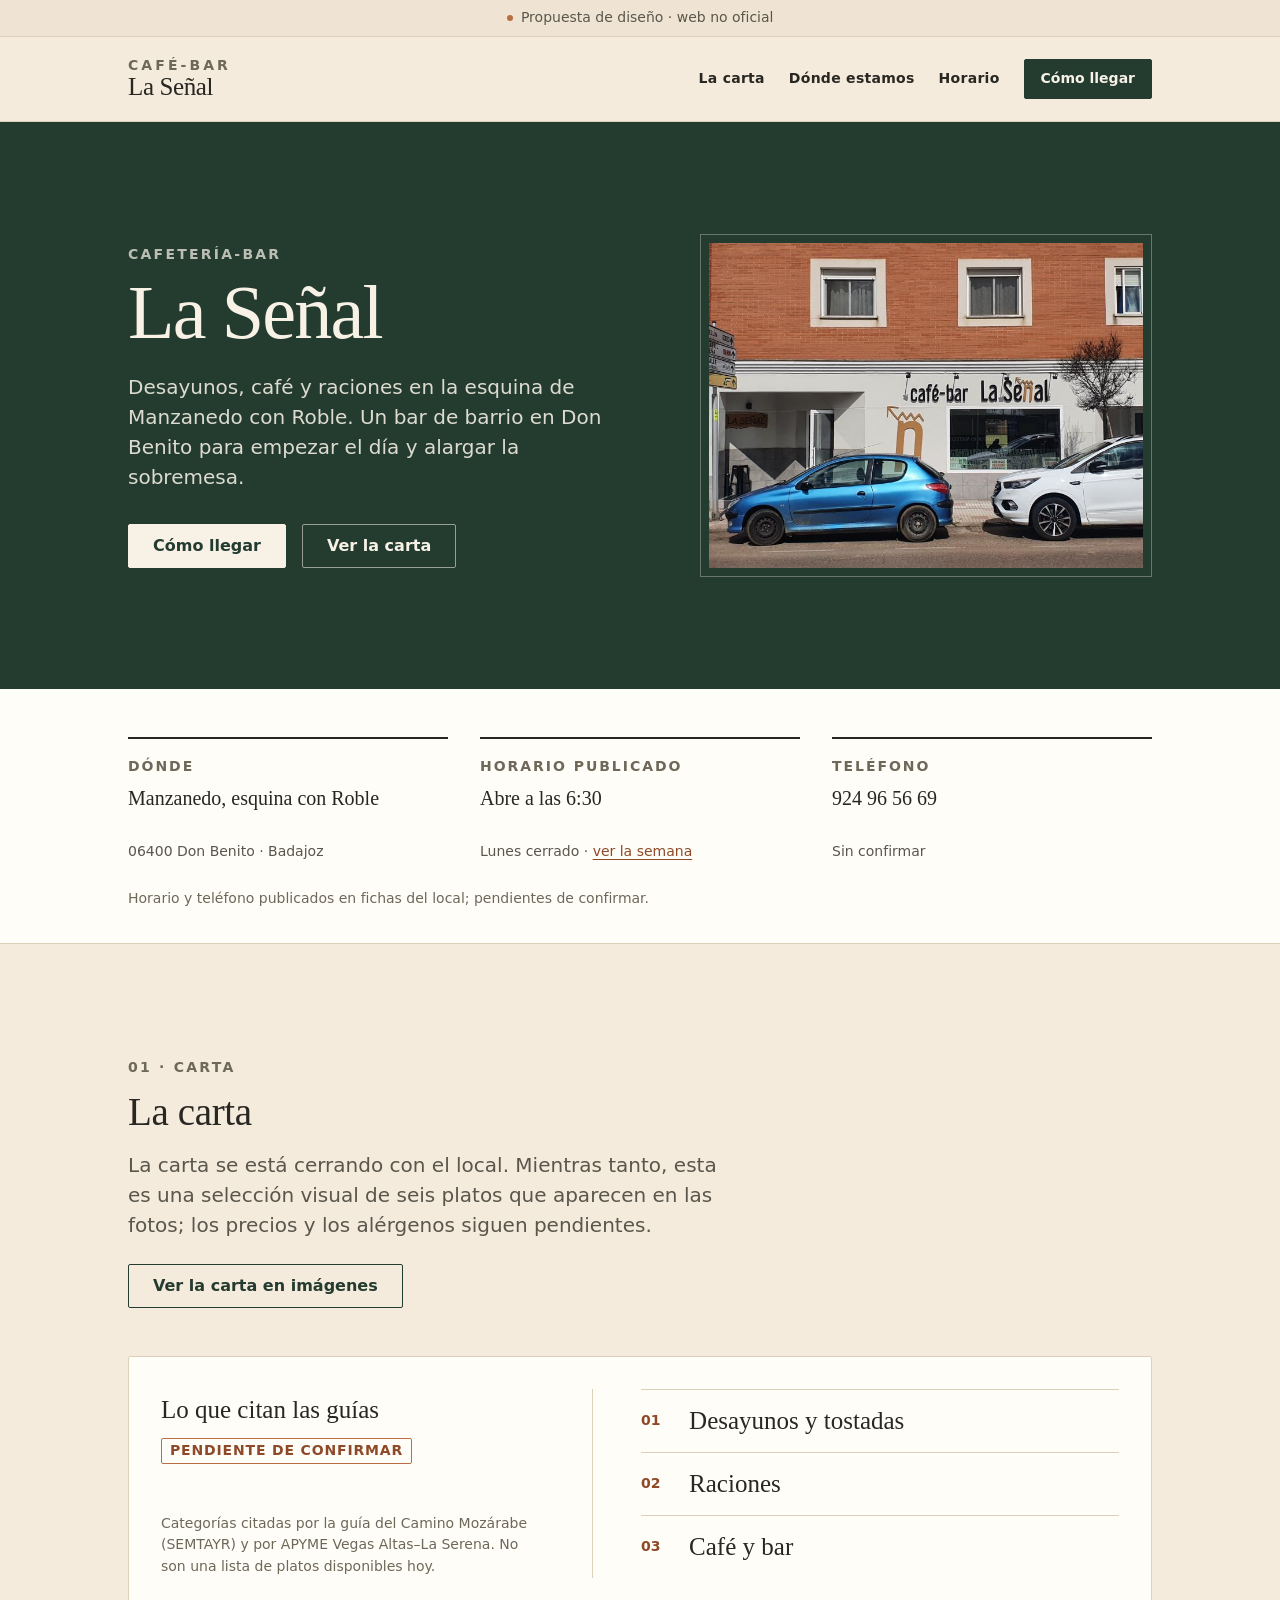
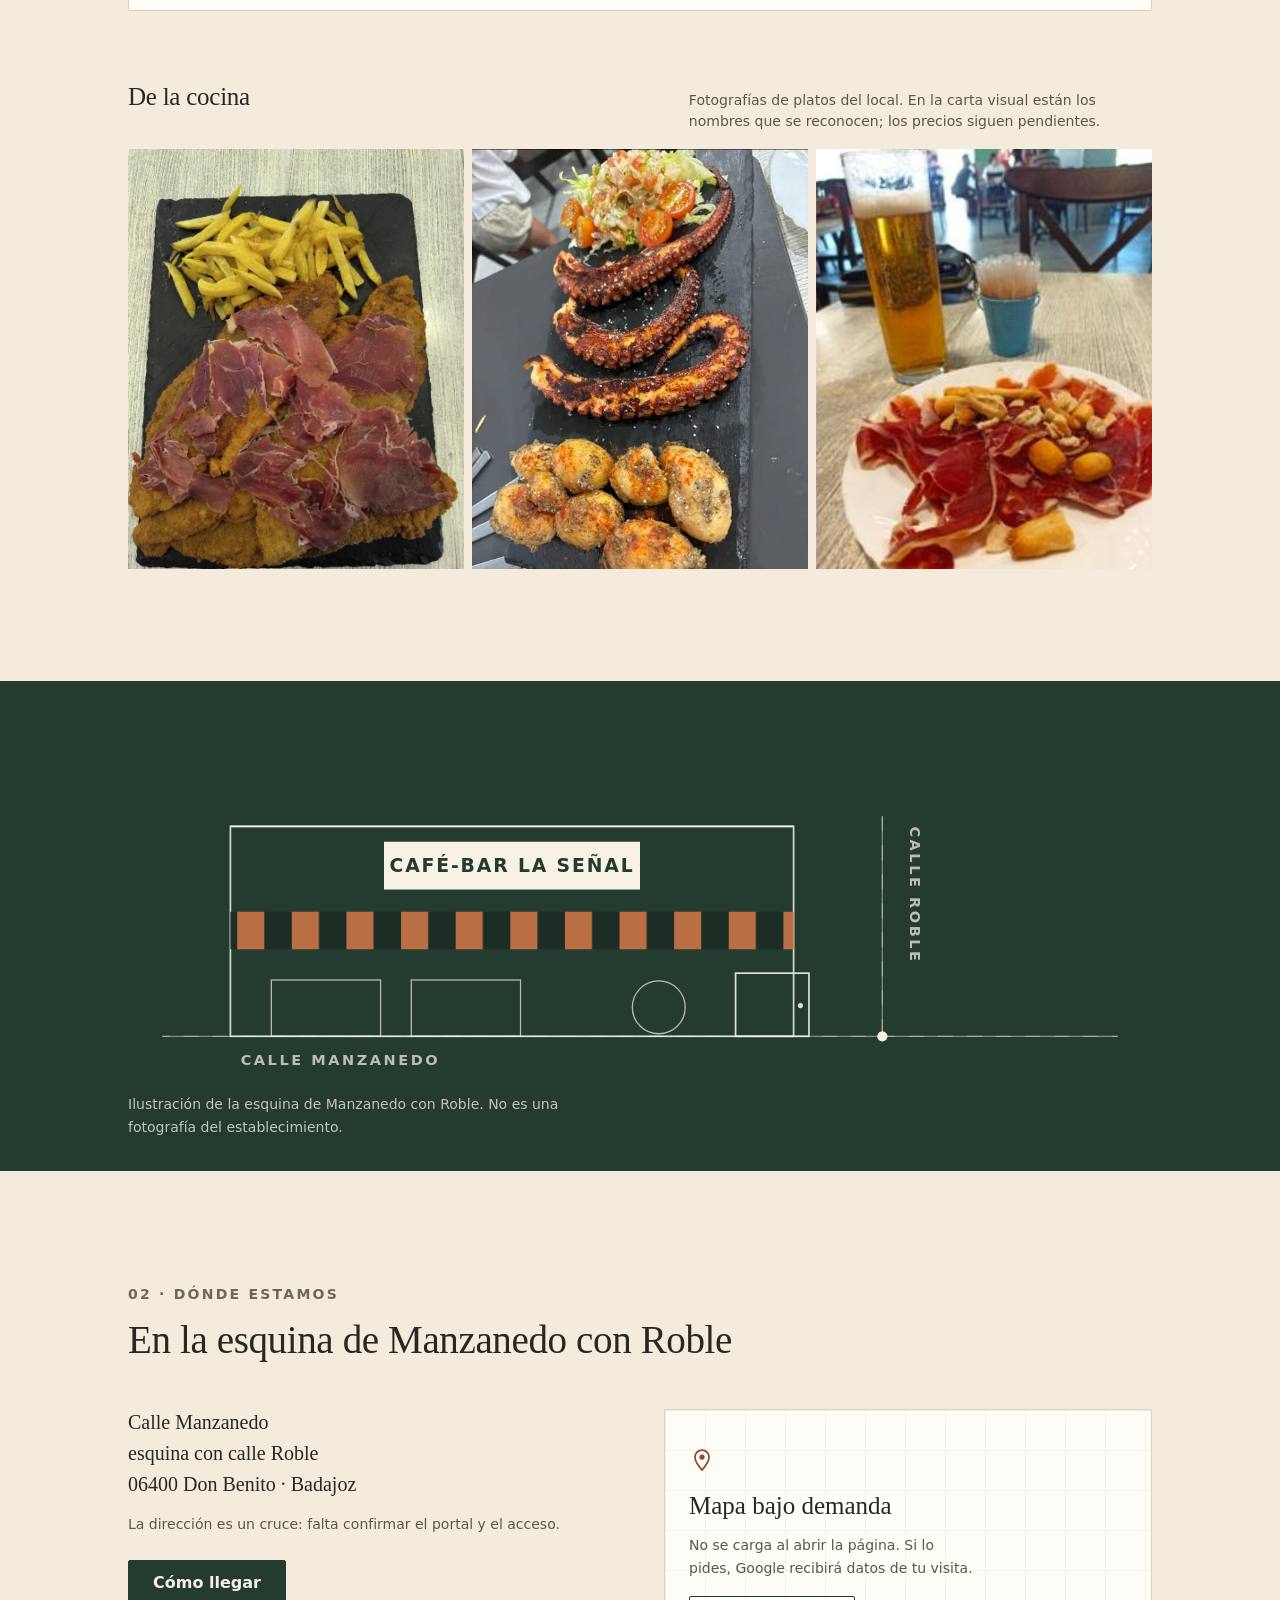
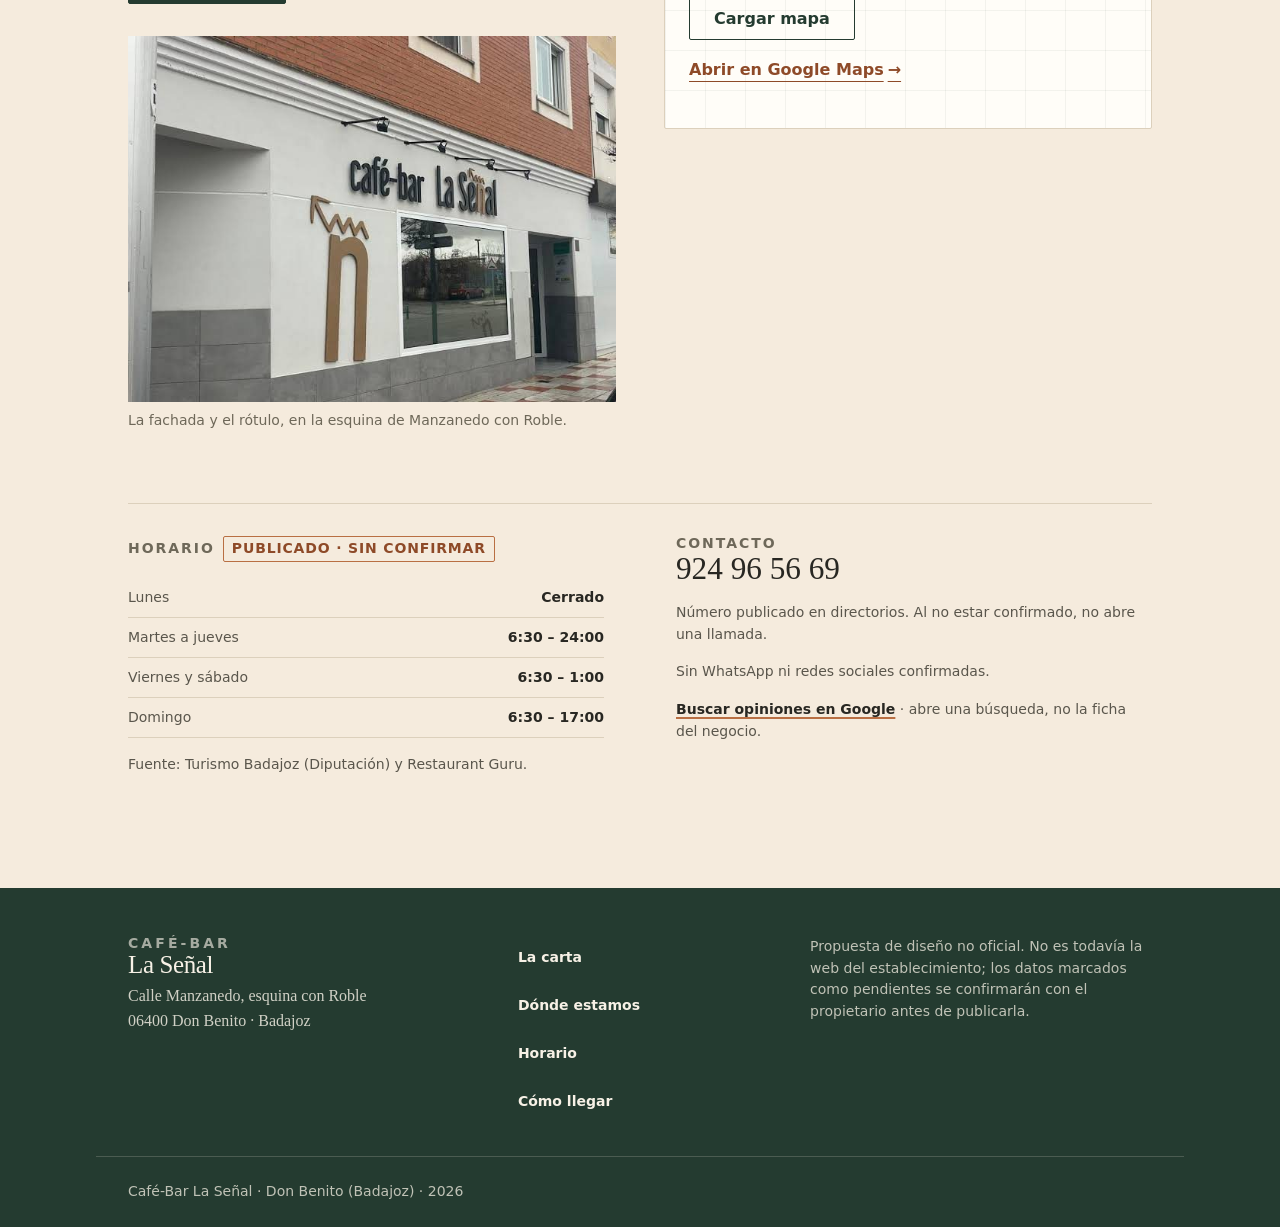
<file: index.html>
<!DOCTYPE html>
<html lang="es">
<head>
<meta charset="utf-8">
<meta name="viewport" content="width=device-width, initial-scale=1">

<title>Café-Bar La Señal — cafetería-bar en Don Benito</title>
<meta name="description" content="Cafetería-bar en la esquina de Manzanedo con Roble, Don Benito (Badajoz). Dirección, horario publicado, cómo llegar y carta pendiente de confirmar.">
<meta name="theme-color" content="#243B30">
<link rel="icon" href="assets/favicon-32.png?v=20261022" sizes="32x32" type="image/png">
<link rel="icon" href="assets/favicon.svg?v=20261022" type="image/svg+xml" sizes="any">
<link rel="canonical" href="https://normalguy749.github.io/Cafe-Bar-La-Se-al/">

<meta name="robots" content="noindex">

<meta property="og:type" content="website">
<meta property="og:locale" content="es_ES">
<meta property="og:site_name" content="Café-Bar La Señal">
<meta property="og:title" content="Café-Bar La Señal — Don Benito">
<meta property="og:description" content="Cafetería-bar en la esquina de Manzanedo con Roble, Don Benito (Badajoz). Cómo llegar y horario publicado.">
<meta property="og:url" content="https://normalguy749.github.io/Cafe-Bar-La-Se-al/">
<meta name="twitter:card" content="summary">
<meta property="og:image" content="https://normalguy749.github.io/Cafe-Bar-La-Se-al/assets/images/fachada.jpg">
<meta property="og:image:alt" content="Fachada de Café-Bar La Señal en Don Benito">
<meta property="og:image:width" content="1000">
<meta property="og:image:height" content="563">

<link rel="stylesheet" href="css/styles.css">
</head>

<body>
<a class="skip-link" href="#contenido">Saltar al contenido</a>

<p class="proposal" role="note">
  <span class="proposal__dot" aria-hidden="true"></span>
  Propuesta de diseño no oficial · pendiente de aprobación del establecimiento
</p>

<header class="site-header">
  <div class="wrap site-header__inner">
    <a class="wordmark" href="#inicio" aria-label="Café-Bar La Señal, ir al inicio">
      <span class="wordmark__kicker">Café-Bar</span>
      <span class="wordmark__name">La Señal</span>
    </a>

    <nav class="nav-desktop" aria-label="Principal">
      <ul class="nav-desktop__list">
        <li><a href="carta.html">La carta</a></li>
        <li><a href="#ubicacion">Dónde estamos</a></li>
        <li><a href="#horario">Horario</a></li>
      </ul>
    </nav>

    <div class="site-header__actions">
      <a class="btn btn--solid btn--small" data-maps-link href="#ubicacion">Cómo llegar</a>

      <details class="mobile-nav">
        <summary class="mobile-nav__toggle">
          <span class="mobile-nav__bars" aria-hidden="true"><span></span><span></span></span>
          <span class="mobile-nav__label">Menú</span>
        </summary>
        <nav class="mobile-nav__panel" aria-label="Principal, móvil">
          <ul>
            <li><a href="carta.html">La carta</a></li>
            <li><a href="#ubicacion">Dónde estamos</a></li>
            <li><a href="#horario">Horario</a></li>
          </ul>
          <a class="btn btn--solid mobile-nav__cta" data-maps-link href="#ubicacion">Cómo llegar</a>
        </nav>
      </details>
    </div>
  </div>
</header>

<main id="contenido">

  <section class="hero" id="inicio" aria-labelledby="hero-title">
    <div class="wrap hero__inner">

      <div class="hero__text">
        <p class="eyebrow eyebrow--light">Cafetería-bar</p>
        <h1 class="hero__title" id="hero-title">
          <span class="hero__title-name">La Señal</span>
        </h1>
        <p class="hero__lead">
          Desayunos, café y raciones en la esquina de Manzanedo con Roble. Un bar
          de barrio en Don Benito para empezar el día y alargar la sobremesa.
        </p>
        <div class="hero__actions">
          <a class="btn btn--on-dark" data-maps-link href="#ubicacion">Cómo llegar</a>
          <a class="btn btn--on-dark-outline" href="carta.html">Ver la carta</a>
        </div>
      </div>

      <figure class="hero__media">
        <img class="hero__photo"
             src="assets/images/fachada.jpg"
             width="1000" height="563"
             alt="Fachada de Café-Bar La Señal, con el rótulo sobre el escaparate, en la esquina de Manzanedo con Roble."
             fetchpriority="high" decoding="async">
      </figure>

    </div>
  </section>

  <section class="facts" aria-labelledby="facts-title">
    <h2 class="sr-only" id="facts-title">Datos del establecimiento</h2>
    <div class="wrap facts__grid">
      <div class="fact">
        <p class="fact__label">Dónde</p>
        <p class="fact__value">Manzanedo, esquina con Roble</p>
        <p class="fact__note">06400 Don Benito · Badajoz</p>
      </div>
      <div class="fact">
        <p class="fact__label">Horario publicado</p>
        <p class="fact__value">Abre a las 6:30</p>
        <p class="fact__note">Lunes cerrado · <a href="#ubicacion">ver la semana</a></p>
      </div>
      <div class="fact">
        <p class="fact__label">Teléfono</p>
        <p class="fact__value" id="phone-display">924 96 56 69</p>
        <p class="fact__note" id="phone-note">Publicado · sin confirmar</p>
      </div>
    </div>
    <div class="wrap">
      <p class="facts__foot">
        Horario y teléfono publicados en fichas del local; pendientes de confirmar.
      </p>
    </div>
  </section>

  <section class="section section--paper" id="carta" aria-labelledby="carta-title">
    <div class="wrap">
      <header class="section__head">
        <p class="eyebrow">01 · Carta</p>
        <h2 id="carta-title">La carta</h2>
        <p class="lead">
          La carta se está cerrando con el local. Mientras tanto, esta es una selección
          visual de seis platos que aparecen en las fotos; los precios y los alérgenos
          siguen pendientes.
        </p>
        <p class="section__action">
          <a class="btn btn--outline" href="carta.html">Ver la carta en imágenes</a>
        </p>
      </header>

      <div class="menu-panel">
        <div class="menu-panel__head">
          <p class="menu-panel__title">Lo que citan las guías</p>
          <p class="badge">Pendiente de confirmar</p>
        </div>

        <ul class="menu-rows" id="menu-documented">
          <li class="menu-row">
            <span class="menu-row__num" aria-hidden="true">01</span>
            <span class="menu-row__name">Desayunos y tostadas</span>
          </li>
          <li class="menu-row">
            <span class="menu-row__num" aria-hidden="true">02</span>
            <span class="menu-row__name">Raciones</span>
          </li>
          <li class="menu-row">
            <span class="menu-row__num" aria-hidden="true">03</span>
            <span class="menu-row__name">Café y bar</span>
          </li>
        </ul>

        <p class="menu-panel__foot">
          Categorías citadas por la guía del Camino Mozárabe (SEMTAYR) y por APYME
          Vegas Altas–La Serena. No son una lista de platos disponibles hoy.
        </p>
      </div>

      <div class="menu-ready" id="menu-ready" hidden></div>

      <div class="plates">
        <div class="plates__head">
          <h3 class="plates__title">De la cocina</h3>
          <p class="plates__note">
            Fotografías de platos del local. En la carta visual están los nombres que
            se reconocen; los precios siguen pendientes.
          </p>
        </div>
        <ul class="plates__grid">
          <li class="plate">
            <img src="assets/images/plato-cachopo.jpg" width="750" height="1000"
                 loading="lazy" decoding="async"
                 alt="Plato de carne rebozada cubierta con lonchas de jamón, junto a una ración de patatas fritas sobre pizarra negra.">
          </li>
          <li class="plate">
            <img src="assets/images/plato-pulpo.jpg" width="495" height="619"
                 loading="lazy" decoding="async"
                 alt="Ración de pulpo a la brasa con patatas y una ensalada de tomate y lechuga al lado.">
          </li>
          <li class="plate">
            <img src="assets/images/plato-jamon.jpg" width="416" height="560"
                 loading="lazy" decoding="async"
                 alt="Plato de jamón con picos de pan y una caña de cerveza sobre la mesa del bar.">
          </li>
        </ul>
      </div>
    </div>
  </section>

  <section class="frieze-band" aria-label="Ilustración de la esquina">
    <figure class="wrap frieze">
      <svg class="frieze__art" viewBox="0 0 1200 380" aria-hidden="true" focusable="false">
        <defs>
          <pattern id="awning" width="64" height="44" patternUnits="userSpaceOnUse">
            <rect width="32" height="44" fill="#B96F43"></rect>
            <rect x="32" width="32" height="44" fill="#1B2D24"></rect>
          </pattern>
        </defs>

        <line x1="40" y1="332" x2="1160" y2="332" stroke="rgba(247,241,230,.45)" stroke-width="1.5"></line>
        <line x1="40" y1="332" x2="1160" y2="332" stroke="rgba(247,241,230,.35)" stroke-width="1.5" stroke-dasharray="18 16" stroke-dashoffset="9"></line>
        <line x1="884" y1="74" x2="884" y2="332" stroke="rgba(247,241,230,.45)" stroke-width="1.5"></line>
        <line x1="884" y1="74" x2="884" y2="332" stroke="rgba(247,241,230,.35)" stroke-width="1.5" stroke-dasharray="18 16"></line>

        <rect x="120" y="86" width="660" height="246" fill="none" stroke="rgba(247,241,230,.85)" stroke-width="2"></rect>
        <line x1="120" y1="86" x2="780" y2="86" stroke="rgba(247,241,230,.85)" stroke-width="2"></line>

        <rect x="300" y="104" width="300" height="56" fill="#F7F1E6"></rect>
        <text class="frieze__awning-text" x="450" y="140">CAFÉ-BAR LA SEÑAL</text>

        <rect x="120" y="186" width="660" height="44" fill="url(#awning)"></rect>

        <g fill="none" stroke="rgba(247,241,230,.7)" stroke-width="1.5">
          <rect x="168" y="266" width="128" height="66"></rect>
          <rect x="332" y="266" width="128" height="66"></rect>
          <circle cx="622" cy="298" r="31"></circle>
        </g>

        <rect x="712" y="258" width="86" height="74" fill="none" stroke="rgba(247,241,230,.9)" stroke-width="2"></rect>
        <circle cx="788" cy="296" r="3" fill="rgba(247,241,230,.9)"></circle>

        <circle cx="884" cy="332" r="6" fill="#F7F1E6"></circle>
          
        <text class="frieze__street" x="132" y="366">CALLE MANZANEDO</text>
        <text class="frieze__street frieze__street--v" x="922" y="86">CALLE ROBLE</text>
      </svg>
      <p class="frieze__mobile" aria-hidden="true">
        <span>Calle Manzanedo</span>
        <span class="frieze__cross" aria-hidden="true">×</span>
        <span>Calle Roble</span>
      </p>
      <figcaption class="frieze__caption">
        Ilustración de la esquina de Manzanedo con Roble. No es una fotografía del
        establecimiento.
      </figcaption>
    </figure>
  </section>

  <section class="section section--paper" id="ubicacion" aria-labelledby="ubicacion-title">
    <div class="wrap">
      <header class="section__head">
        <p class="eyebrow">02 · Dónde estamos</p>
        <h2 id="ubicacion-title">En la esquina de Manzanedo con Roble</h2>
      </header>

      <div class="place">
        <div class="place__info">
          <address class="address">
            <span class="address__line">Calle Manzanedo</span>
            <span class="address__line">esquina con calle Roble</span>
            <span class="address__line">06400 Don Benito · Badajoz</span>
          </address>

          <p class="note">
            La dirección es un cruce: falta confirmar el portal y el acceso.
          </p>

          <div class="place__actions">
            <a class="btn btn--solid" data-maps-link href="#ubicacion">Cómo llegar</a>
          </div>

          <figure class="place__figure">
            <img src="assets/images/fachada-calle.jpg" width="640" height="480"
                 loading="lazy" decoding="async"
                 alt="Rótulo de Café-Bar La Señal sobre el escaparate, con la puerta de entrada a la derecha.">
            <figcaption>La fachada y el rótulo, en la esquina de Manzanedo con Roble.</figcaption>
          </figure>
        </div>

        <div class="place__map">
          <div class="map" id="map" data-map role="region" aria-label="Mapa de la ubicación">
            <div class="map__facade" data-map-facade>
              <svg class="map__pin" viewBox="0 0 24 24" width="26" height="26" aria-hidden="true" focusable="false">
                <path d="M12 2.8c3.6 0 6.5 2.9 6.5 6.5 0 4.6-6.5 12-6.5 12s-6.5-7.4-6.5-12c0-3.6 2.9-6.5 6.5-6.5z" fill="none" stroke="currentColor" stroke-width="1.6" stroke-linejoin="round"></path>
                <circle cx="12" cy="9.3" r="2.4" fill="currentColor"></circle>
              </svg>
              <p class="map__facade-title">Mapa bajo demanda</p>
              <p class="map__facade-text">
                No se carga al abrir la página. Si lo pides, Google recibirá datos de tu
                visita.
              </p>
              <button class="btn btn--outline" type="button" id="map-load">
                Cargar mapa
              </button>
              <a class="link-arrow" data-maps-search href="#ubicacion">Abrir en Google Maps</a>
            </div>
            <p class="sr-only" id="map-status" aria-live="polite"></p>
          </div>
        </div>
      </div>

      <div class="details">
        <div class="details__block" id="horario">
          <div class="details__head">
            <h3 class="details__title">Horario</h3>
            <span class="badge" id="hours-badge">Publicado · sin confirmar</span>
          </div>
          <dl class="hours" id="hours-list">
            <div class="hours__row"><dt>Lunes</dt><dd>Cerrado</dd></div>
            <div class="hours__row"><dt>Martes a jueves</dt><dd>6:30 – 24:00</dd></div>
            <div class="hours__row"><dt>Viernes y sábado</dt><dd>6:30 – 1:00</dd></div>
            <div class="hours__row"><dt>Domingo</dt><dd>6:30 – 17:00</dd></div>
          </dl>
          <p class="note">
            Fuente: Turismo Badajoz (Diputación) y Restaurant Guru.
          </p>
        </div>

        <div class="details__block">
          <h3 class="details__title">Contacto</h3>
          <p class="contact__phone" id="phone-contact">924 96 56 69</p>
          <div id="whatsapp-slot"></div>
          <p class="note" id="phone-contact-note">
            Número publicado en directorios. Al no estar confirmado, no abre una llamada.
          </p>
          <p class="note note--tight">Sin WhatsApp ni redes sociales confirmadas.</p>
          <p class="note note--tight">
            <a class="link-inline" id="reviews-link" href="#ubicacion">Buscar opiniones en Google</a><span id="reviews-note"></span>
          </p>
        </div>
      </div>
    </div>
  </section>

</main>

<footer class="site-footer">
  <div class="wrap site-footer__inner">
    <div class="site-footer__brand">
      <p class="wordmark wordmark--footer">
        <span class="wordmark__kicker">Café-Bar</span>
        <span class="wordmark__name">La Señal</span>
      </p>
      <address class="address address--on-dark">
        <span class="address__line">Calle Manzanedo, esquina con Roble</span>
        <span class="address__line">06400 Don Benito · Badajoz</span>
      </address>
    </div>

    <nav class="site-footer__nav" aria-label="Enlaces del pie">
      <ul>
        <li><a href="carta.html">La carta</a></li>
        <li><a href="#ubicacion">Dónde estamos</a></li>
        <li><a href="#horario">Horario</a></li>
        <li><a data-maps-link href="#ubicacion">Cómo llegar</a></li>
      </ul>
    </nav>

    <div class="site-footer__legal">
      <p class="note note--on-dark">
        Propuesta de diseño no oficial. No es todavía la web del establecimiento; los
        datos marcados como pendientes se confirmarán con el propietario antes de
        publicarla.
      </p>
    </div>
  </div>

  <div class="wrap site-footer__base">
    <p class="note note--on-dark">
      Café-Bar La Señal · Don Benito (Badajoz) · <span id="year">2026</span>
    </p>
  </div>
</footer>

<script type="application/ld+json">
{
  "@context": "https://schema.org",
  "@type": "CafeOrCoffeeShop",
  "name": "Café-Bar La Señal",
  "address": {
    "@type": "PostalAddress",
    "streetAddress": "Calle Manzanedo, esquina con calle Roble",
    "addressLocality": "Don Benito",
    "addressRegion": "Extremadura",
    "postalCode": "06400",
    "addressCountry": "ES"
  }
}
</script>

<script src="js/config.js"></script>
<script src="js/main.js"></script>
</body>
</html>
</file>
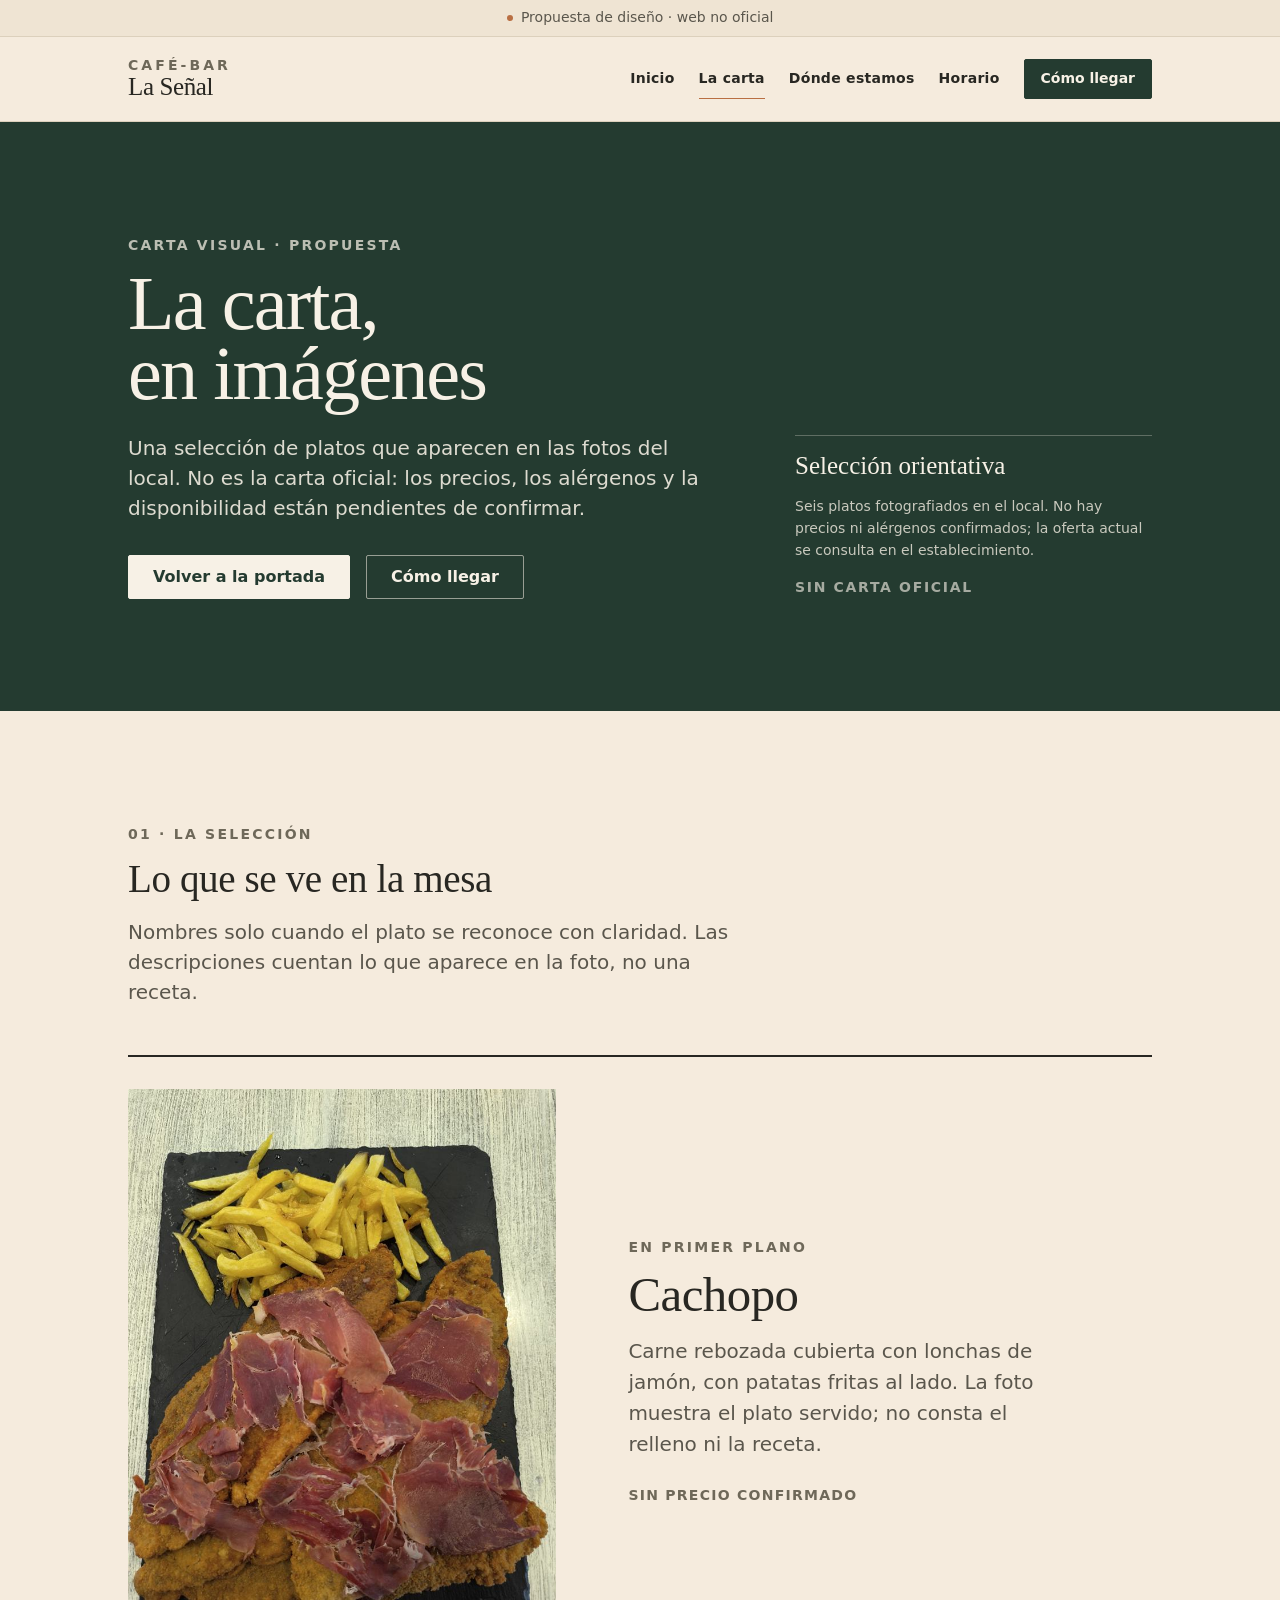
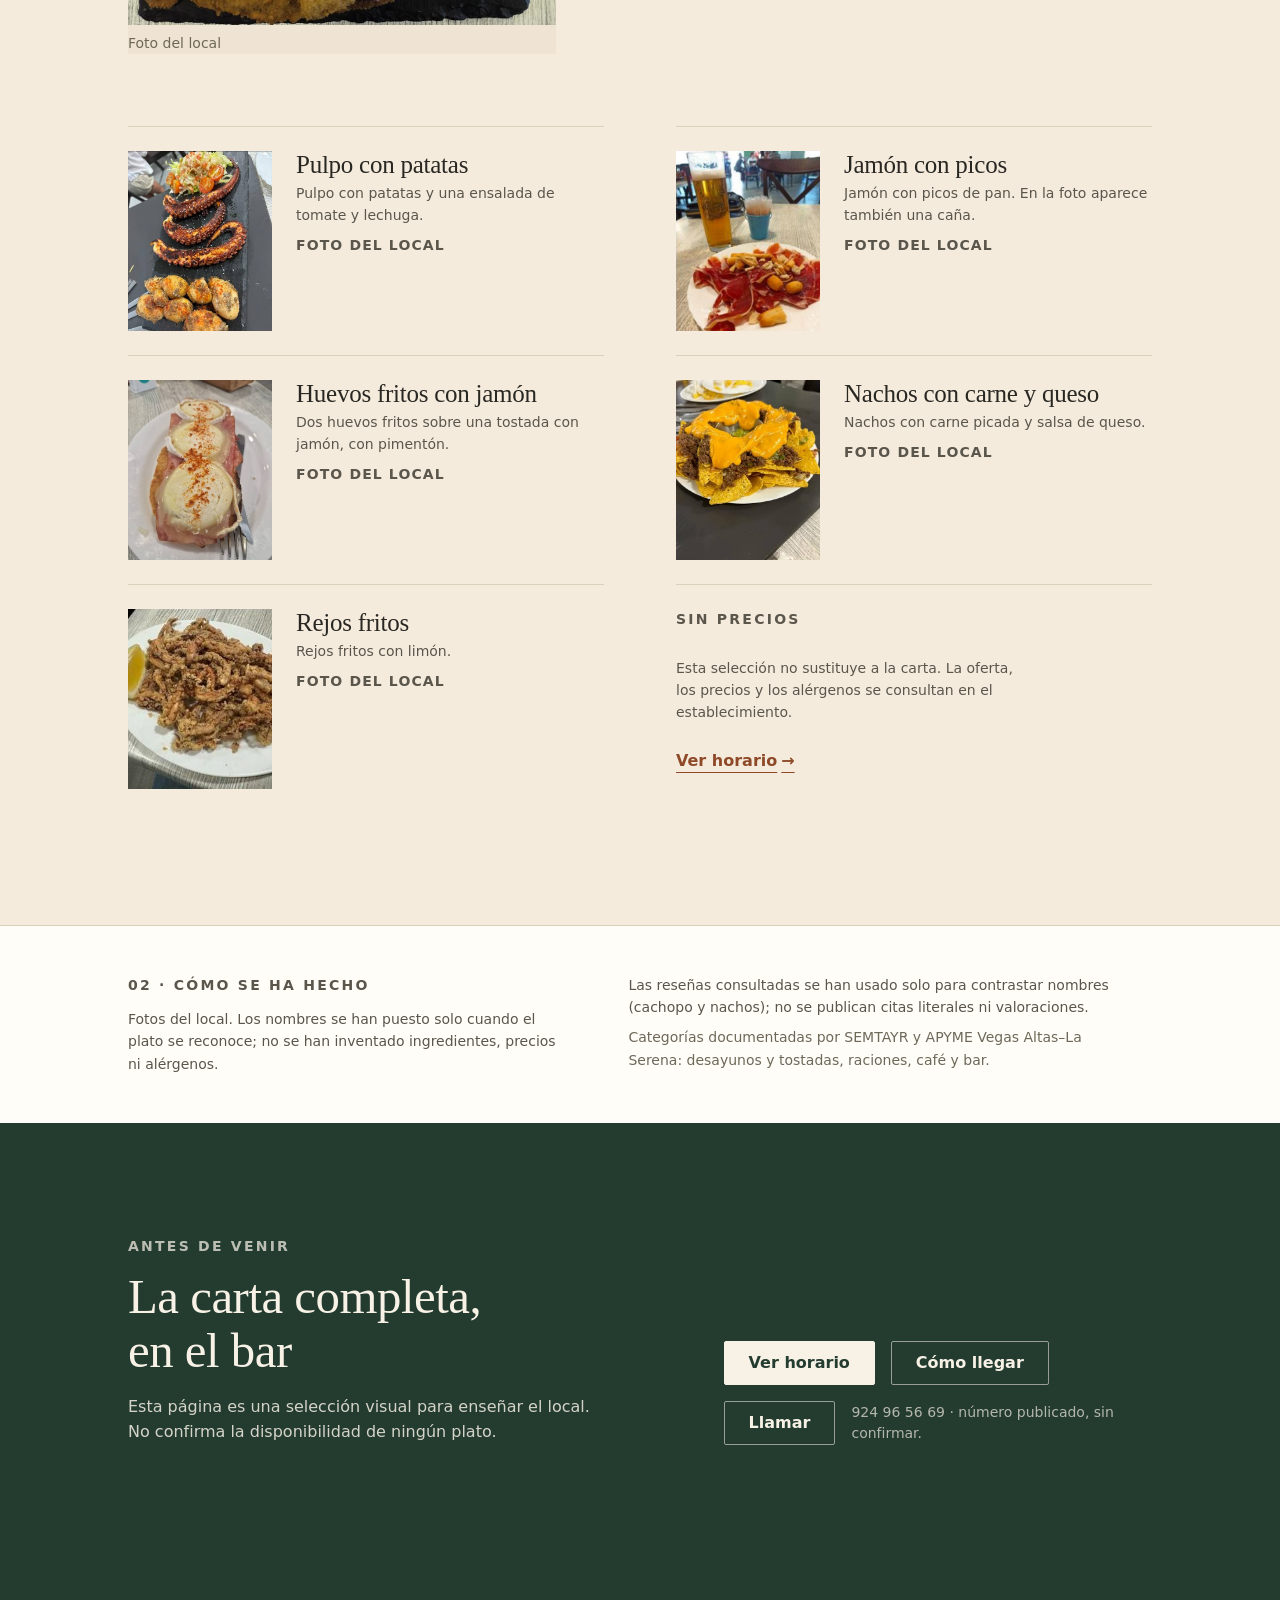
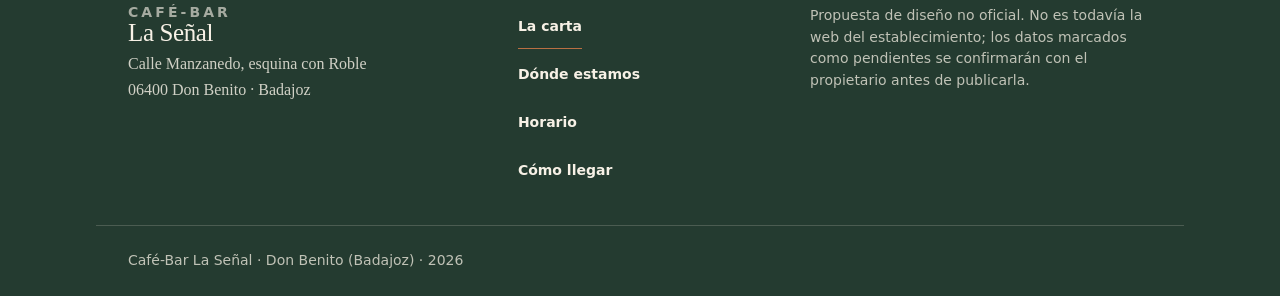
<file: carta.html>
<!DOCTYPE html>
<html lang="es">
<head>
<meta charset="utf-8">
<meta name="viewport" content="width=device-width, initial-scale=1">

<title>Carta visual · Café-Bar La Señal — Don Benito</title>
<meta name="description" content="Selección visual de seis platos fotografiados en Café-Bar La Señal, Don Benito. Sin precios ni alérgenos confirmados.">
<meta name="theme-color" content="#243B30">
<link rel="icon" href="assets/favicon-32.png?v=20261022" sizes="32x32" type="image/png">
<link rel="icon" href="assets/favicon.svg?v=20261022" type="image/svg+xml" sizes="any">
<link rel="canonical" href="https://normalguy749.github.io/Cafe-Bar-La-Se-al/carta.html">

<meta name="robots" content="noindex">

<meta property="og:type" content="article">
<meta property="og:locale" content="es_ES">
<meta property="og:site_name" content="Café-Bar La Señal">
<meta property="og:title" content="La carta, en imágenes · Café-Bar La Señal">
<meta property="og:description" content="Selección visual de seis platos del local. Sin precios ni alérgenos confirmados.">
<meta property="og:url" content="https://normalguy749.github.io/Cafe-Bar-La-Se-al/carta.html">
<meta name="twitter:card" content="summary">
<meta property="og:image" content="https://normalguy749.github.io/Cafe-Bar-La-Se-al/assets/images/plato-cachopo.jpg">
<meta property="og:image:alt" content="Cachopo con jamón y patatas fritas de Café-Bar La Señal">
<meta property="og:image:width" content="750">
<meta property="og:image:height" content="1000">

<link rel="stylesheet" href="css/styles.css">
</head>

<body>
<a class="skip-link" href="#contenido">Saltar al contenido</a>

<p class="proposal" role="note">
  <span class="proposal__dot" aria-hidden="true"></span>
  Propuesta de diseño no oficial · pendiente de aprobación del establecimiento
</p>

<header class="site-header">
  <div class="wrap site-header__inner">
    <a class="wordmark" href="index.html" aria-label="Café-Bar La Señal, volver a la portada">
      <span class="wordmark__kicker">Café-Bar</span>
      <span class="wordmark__name">La Señal</span>
    </a>

    <nav class="nav-desktop" aria-label="Principal">
      <ul class="nav-desktop__list">
        <li><a href="index.html">Inicio</a></li>
        <li><a href="carta.html" aria-current="page">La carta</a></li>
        <li><a href="index.html#ubicacion">Dónde estamos</a></li>
        <li><a href="index.html#horario">Horario</a></li>
      </ul>
    </nav>

    <div class="site-header__actions">
      <a class="btn btn--solid btn--small" data-maps-link href="index.html#ubicacion">Cómo llegar</a>

      <details class="mobile-nav">
        <summary class="mobile-nav__toggle">
          <span class="mobile-nav__bars" aria-hidden="true"><span></span><span></span></span>
          <span class="mobile-nav__label">Menú</span>
        </summary>
        <nav class="mobile-nav__panel" aria-label="Principal, móvil">
          <ul>
            <li><a href="index.html">Inicio</a></li>
            <li><a href="carta.html" aria-current="page">La carta</a></li>
            <li><a href="index.html#ubicacion">Dónde estamos</a></li>
            <li><a href="index.html#horario">Horario</a></li>
          </ul>
          <a class="btn btn--solid mobile-nav__cta" data-maps-link href="index.html#ubicacion">Cómo llegar</a>
        </nav>
      </details>
    </div>
  </div>
</header>

<main id="contenido">

  <section class="menu-hero" id="inicio" aria-labelledby="menu-title">
    <div class="wrap menu-hero__inner">
      <div class="menu-hero__text">
        <p class="eyebrow eyebrow--light">Carta visual · propuesta</p>
        <h1 class="menu-hero__title" id="menu-title">La carta,<br>en imágenes</h1>
        <p class="menu-hero__lead">
          Una selección de platos que aparecen en las fotos del local. No es la carta
          oficial: los precios, los alérgenos y la disponibilidad están pendientes de
          confirmar.
        </p>
        <div class="menu-hero__actions">
          <a class="btn btn--on-dark" href="index.html">Volver a la portada</a>
          <a class="btn btn--on-dark-outline" data-maps-link href="index.html#ubicacion">Cómo llegar</a>
        </div>
      </div>

      <aside class="menu-hero__note" aria-label="Aviso sobre la selección">
        <p class="menu-hero__note-title">Selección orientativa</p>
        <p>
          Seis platos fotografiados en el local. No hay precios ni alérgenos
          confirmados; la oferta actual se consulta en el establecimiento.
        </p>
        <p class="menu-hero__note-meta">Sin carta oficial</p>
      </aside>
    </div>
  </section>

  <section class="section menu-section" aria-labelledby="seleccion-title">
    <div class="wrap">
      <header class="section__head menu-section__head">
        <p class="eyebrow">01 · La selección</p>
        <h2 id="seleccion-title">Lo que se ve en la mesa</h2>
        <p class="lead">
          Nombres solo cuando el plato se reconoce con claridad. Las descripciones
          cuentan lo que aparece en la foto, no una receta.
        </p>
      </header>

      <article class="menu-feature">
        <figure class="menu-feature__media">
          <img src="assets/images/plato-cachopo.jpg"
               width="750" height="1000"
               loading="lazy" decoding="async"
               alt="Plato de carne rebozada cubierto con lonchas de jamón, con patatas fritas al lado, sobre una pizarra negra.">
          <figcaption>Foto del local</figcaption>
        </figure>

        <div class="menu-feature__body">
          <p class="eyebrow">En primer plano</p>
          <h3>Cachopo</h3>
          <p class="menu-feature__text">
            Carne rebozada cubierta con lonchas de jamón, con patatas fritas al lado.
            La foto muestra el plato servido; no consta el relleno ni la receta.
          </p>
          <p class="menu-feature__meta">Sin precio confirmado</p>
        </div>
      </article>

      <ul class="menu-list">
        <li class="menu-dish">
          <figure class="menu-dish__media">
            <img src="assets/images/plato-pulpo.jpg"
                 width="495" height="619"
                 loading="lazy" decoding="async"
                 alt="Pulpo con patatas y una ensalada de tomate y lechuga sobre una pizarra negra.">
          </figure>
          <div class="menu-dish__body">
            <h3>Pulpo con patatas</h3>
            <p>Pulpo con patatas y una ensalada de tomate y lechuga.</p>
            <p class="menu-dish__meta">Foto del local</p>
          </div>
        </li>

        <li class="menu-dish">
          <figure class="menu-dish__media">
            <img src="assets/images/plato-jamon.jpg"
                 width="416" height="560"
                 loading="lazy" decoding="async"
                 alt="Ración de jamón con picos de pan y una caña de cerveza sobre la mesa del bar.">
          </figure>
          <div class="menu-dish__body">
            <h3>Jamón con picos</h3>
            <p>Jamón con picos de pan. En la foto aparece también una caña.</p>
            <p class="menu-dish__meta">Foto del local</p>
          </div>
        </li>

        <li class="menu-dish">
          <figure class="menu-dish__media">
            <img src="assets/images/plato-huevos-jamon.jpg"
                 width="495" height="591"
                 loading="lazy" decoding="async"
                 alt="Tostada con jamón y dos huevos fritos espolvoreados con pimentón, en un plato blanco.">
          </figure>
          <div class="menu-dish__body">
            <h3>Huevos fritos con jamón</h3>
            <p>Dos huevos fritos sobre una tostada con jamón, con pimentón.</p>
            <p class="menu-dish__meta">Foto del local</p>
          </div>
        </li>

        <li class="menu-dish">
          <figure class="menu-dish__media">
            <img src="assets/images/plato-nachos.jpg"
                 width="495" height="569"
                 loading="lazy" decoding="async"
                 alt="Nachos con carne picada y salsa de queso en un plato blanco.">
          </figure>
          <div class="menu-dish__body">
            <h3>Nachos con carne y queso</h3>
            <p>Nachos con carne picada y salsa de queso.</p>
            <p class="menu-dish__meta">Foto del local</p>
          </div>
        </li>

        <li class="menu-dish">
          <figure class="menu-dish__media menu-dish__media--calamares">
            <img src="assets/images/plato-calamares.jpg"
                 width="345" height="258"
                 loading="lazy" decoding="async"
                 alt="Rejos fritos con limón en un plato blanco.">
          </figure>
          <div class="menu-dish__body">
            <h3>Rejos fritos</h3>
            <p>Rejos fritos con limón.</p>
            <p class="menu-dish__meta">Foto del local</p>
          </div>
        </li>

        <li class="menu-list__note">
          <p class="eyebrow">Sin precios</p>
          <p>
            Esta selección no sustituye a la carta. La oferta, los precios y los
            alérgenos se consultan en el establecimiento.
          </p>
          <a class="link-arrow" href="index.html#horario">Ver horario</a>
        </li>
      </ul>
    </div>
  </section>

  <section class="menu-notes" aria-labelledby="notas-title">
    <div class="wrap menu-notes__inner">
      <h2 class="sr-only" id="notas-title">Cómo se ha hecho esta selección</h2>
      <div>
        <p class="eyebrow">02 · Cómo se ha hecho</p>
        <p>
          Fotos del local. Los nombres se han puesto solo cuando el plato se reconoce;
          no se han inventado ingredientes, precios ni alérgenos.
        </p>
      </div>
      <div>
        <p>
          Las reseñas consultadas se han usado solo para contrastar nombres (cachopo y
          nachos); no se publican citas literales ni valoraciones.
        </p>
        <p class="note">
          Categorías documentadas por SEMTAYR y APYME Vegas Altas–La Serena: desayunos y
          tostadas, raciones, café y bar.
        </p>
      </div>
    </div>
  </section>

  <section class="menu-cta" aria-labelledby="cierre-title">
    <div class="wrap menu-cta__inner">
      <div>
        <p class="eyebrow eyebrow--light">Antes de venir</p>
        <h2 id="cierre-title">La carta completa, en el bar</h2>
        <p class="menu-cta__text">
          Esta página es una selección visual para enseñar el local. No confirma la
          disponibilidad de ningún plato.
        </p>
      </div>

      <div class="menu-cta__actions">
        <a class="btn btn--on-dark" href="index.html#horario">Ver horario</a>
        <a class="btn btn--on-dark-outline" data-maps-link href="index.html#ubicacion">Cómo llegar</a>
        <a class="btn btn--on-dark-outline" id="menu-call" href="tel:+34924965669" aria-describedby="phone-caveat">Llamar</a>
        <p class="menu-cta__note" id="phone-caveat">924 96 56 69 · número publicado, sin confirmar.</p>
      </div>
    </div>
  </section>

</main>

<footer class="site-footer">
  <div class="wrap site-footer__inner">
    <div class="site-footer__brand">
      <p class="wordmark wordmark--footer">
        <span class="wordmark__kicker">Café-Bar</span>
        <span class="wordmark__name">La Señal</span>
      </p>
      <address class="address address--on-dark">
        <span class="address__line">Calle Manzanedo, esquina con Roble</span>
        <span class="address__line">06400 Don Benito · Badajoz</span>
      </address>
    </div>

    <nav class="site-footer__nav" aria-label="Enlaces del pie">
      <ul>
        <li><a href="carta.html" aria-current="page">La carta</a></li>
        <li><a href="index.html#ubicacion">Dónde estamos</a></li>
        <li><a href="index.html#horario">Horario</a></li>
        <li><a data-maps-link href="index.html#ubicacion">Cómo llegar</a></li>
      </ul>
    </nav>

    <div class="site-footer__legal">
      <p class="note note--on-dark">
        Propuesta de diseño no oficial. No es todavía la web del establecimiento; los
        datos marcados como pendientes se confirmarán con el propietario antes de
        publicarla.
      </p>
    </div>
  </div>

  <div class="wrap site-footer__base">
    <p class="note note--on-dark">
      Café-Bar La Señal · Don Benito (Badajoz) · <span id="year">2026</span>
    </p>
  </div>
</footer>

<script src="js/config.js"></script>
<script src="js/main.js"></script>
</body>
</html>
</file>
<file: css/styles.css>
:root{
  --font-display: "Palatino Linotype","Book Antiqua",Palatino,"Iowan Old Style",Georgia,serif;
  --font-text: "Segoe UI",system-ui,-apple-system,"Helvetica Neue",Arial,sans-serif;

  --step--1: 0.875rem;
  --step-0:  1rem;
  --step-1:  1.25rem;
  --step-2:  1.5625rem;
  --step-3:  1.953rem;
  --step-4:  2.441rem;
  --step-5:  3.052rem;
  --step-6:  3.815rem;
  --step-7:  4.768rem;

  --space-3xs: 0.25rem;
  --space-2xs: 0.5rem;
  --space-xs:  0.75rem;
  --space-s:   1rem;
  --space-m:   1.5rem;
  --space-l:   2rem;
  --space-xl:  3rem;
  --space-2xl: 4.5rem;
  --space-3xl: 7rem;
  
  --base:       #F5EBDD;
  --surface:    #FFFDF8;
  --paper:      #EFE4D3;
  --ink:        #282722;
  --ink-2:      #5A564C;
  --ink-3:      #6E6859;
  --line:       #DCD0BC;
  --green:      #243B30;
  --green-2:    #1B2D24;
  --accent:     #B96F43;
  --accent-ink: #8E4A28;
  --on-dark:    #F7F1E6;

  --radius: 2px;
  --border: 1px solid var(--line);
  --shadow-near: 0 1px 2px rgba(40,39,34,.08);
  --shadow-far:  0 18px 40px -28px rgba(40,39,34,.45);

  --dur-fast: 120ms;
  --dur: 220ms;
  --ease: cubic-bezier(.2,0,0,1);

  --wrap: 68rem;
}

*,
*::before,
*::after{ box-sizing: border-box; }

html{
  scroll-behavior: smooth;
  scroll-padding-top: 6.25rem;
  -webkit-text-size-adjust: 100%;
}

body{
  margin: 0;
  background: var(--base);
  color: var(--ink);
  font-family: var(--font-text);
  font-size: var(--step-0);
  line-height: 1.65;
  min-height: 100dvh;
  -webkit-font-smoothing: antialiased;
}

h1,h2,h3{
  margin: 0;
  font-family: var(--font-display);
  font-weight: 400;
  line-height: 1.1;
  letter-spacing: -0.01em;
  text-wrap: balance;
}

p{ margin: 0; }
img{ max-width: 100%; height: auto; display: block; }

[hidden]{ display: none !important; }
ul,ol{ margin: 0; padding: 0; list-style: none; }
address{ font-style: normal; }

a{ color: var(--accent-ink); text-decoration-thickness: 1px; text-underline-offset: .18em; }

.sr-only{
  position: absolute;
  width: 1px; height: 1px;
  padding: 0; margin: -1px;
  overflow: hidden;
  clip-path: inset(50%);
  white-space: nowrap;
}

:focus-visible{
  outline: 2px solid var(--green);
  outline-offset: 3px;
  border-radius: var(--radius);
}
.hero :focus-visible,
.frieze-band :focus-visible,
.site-footer :focus-visible,
.proposal :focus-visible{ outline-color: var(--on-dark); }

.wrap{
  width: 100%;
  max-width: var(--wrap);
  margin-inline: auto;
  padding-inline: var(--space-m);
}

.skip-link{
  position: absolute;
  left: var(--space-s);
  top: -6rem;
  z-index: 100;
  background: var(--green);
  color: var(--on-dark);
  padding: var(--space-2xs) var(--space-s);
  border-radius: var(--radius);
  font-size: var(--step--1);
  font-weight: 600;
  text-decoration: none;
  transition: top var(--dur) var(--ease);
}
.skip-link:focus{ top: var(--space-s); }

.proposal{
  display: flex;
  align-items: center;
  justify-content: center;
  gap: var(--space-2xs);
  padding: var(--space-2xs) var(--space-m);
  background: var(--paper);
  border-bottom: 1px solid var(--line);
  color: var(--ink-2);
  font-size: var(--step--1);
  line-height: 1.4;
  text-align: center;
}
.proposal__dot{
  width: .4rem;
  height: .4rem;
  border-radius: 50%;
  background: var(--accent);
  flex: none;
}

.btn{
  display: inline-flex;
  align-items: center;
  justify-content: center;
  gap: var(--space-2xs);
  min-height: 2.75rem;
  padding: var(--space-2xs) var(--space-m);
  border: 1px solid transparent;
  border-radius: var(--radius);
  font-family: var(--font-text);
  font-size: var(--step-0);
  font-weight: 600;
  line-height: 1.2;
  text-decoration: none;
  cursor: pointer;
  transition: background-color var(--dur) var(--ease),
              color var(--dur) var(--ease),
              border-color var(--dur) var(--ease),
              transform var(--dur-fast) var(--ease);
}
.btn:active{ transform: translateY(1px); }
.btn:disabled{ opacity: .6; cursor: default; transform: none; }

.btn--small{
  min-height: 2.5rem;
  padding: var(--space-3xs) var(--space-s);
  font-size: var(--step--1);
}

.btn--solid{
  background: var(--green);
  border-color: var(--green);
  color: var(--on-dark);
}
.btn--solid:hover{ background: var(--green-2); border-color: var(--green-2); }

.btn--outline{
  background: transparent;
  border-color: var(--green);
  color: var(--green);
}
.btn--outline:hover{ background: var(--green); color: var(--on-dark); }

.btn--on-dark{
  background: var(--on-dark);
  border-color: var(--on-dark);
  color: var(--green);
}
.btn--on-dark:hover{ background: var(--surface); border-color: var(--surface); }

.btn--on-dark-outline{
  background: transparent;
  border-color: rgba(247,241,230,.55);
  color: var(--on-dark);
}
.btn--on-dark-outline:hover{ border-color: var(--on-dark); background: rgba(247,241,230,.08); }

.link-arrow{
  display: inline-flex;
  align-items: center;
  gap: var(--space-3xs);
  min-height: 2.75rem;
  font-weight: 600;
  text-decoration: underline;
  text-decoration-thickness: 1px;
  text-underline-offset: .35em;
  transition: gap var(--dur) var(--ease);
}
.link-arrow::after{ content: "\2192"; text-decoration: none; }
.link-arrow:hover{ gap: var(--space-2xs); text-decoration-thickness: 2px; }

.link-inline{
  color: var(--ink);
  font-weight: 600;
  text-decoration: underline;
  text-decoration-color: var(--accent);
  text-decoration-thickness: 2px;
  text-underline-offset: .22em;
}
.link-inline:hover{ text-decoration-color: var(--ink); }

.site-header{
  position: sticky;
  top: 0;
  z-index: 50;
  background: var(--base);
  border-bottom: var(--border);
}
.site-header__inner{
  display: flex;
  align-items: center;
  gap: var(--space-m);
  min-height: 4.5rem;
}

.wordmark{
  display: flex;
  flex-direction: column;
  gap: .1em;
  margin-right: auto;
  padding-block: var(--space-2xs);
  text-decoration: none;
  color: var(--ink);
}
.wordmark__kicker{
  font-size: var(--step--1);
  font-weight: 600;
  letter-spacing: .22em;
  text-transform: uppercase;
  color: var(--ink-3);
  line-height: 1;
}
.wordmark__name{
  font-family: var(--font-display);
  font-size: var(--step-2);
  line-height: 1;
  letter-spacing: -0.015em;
}

.nav-desktop__list{ display: flex; gap: var(--space-m); }
.nav-desktop__list a{
  display: inline-block;
  padding-block: var(--space-2xs);
  color: var(--ink);
  font-size: var(--step--1);
  font-weight: 600;
  letter-spacing: .02em;
  text-decoration: none;
  border-bottom: 1px solid transparent;
  transition: border-color var(--dur) var(--ease);
}
.nav-desktop__list a:hover{ border-bottom-color: var(--accent); }

.site-header__actions{ display: flex; align-items: center; gap: var(--space-s); }

.mobile-nav{ display: none; }
.mobile-nav__toggle{
  display: inline-flex;
  align-items: center;
  gap: var(--space-2xs);
  min-height: 2.75rem;
  padding: var(--space-3xs) var(--space-s);
  border: 1px solid var(--line);
  border-radius: var(--radius);
  background: transparent;
  font-size: var(--step--1);
  font-weight: 600;
  letter-spacing: .04em;
  text-transform: uppercase;
  color: var(--ink);
  cursor: pointer;
  list-style: none;
}
.mobile-nav__toggle::-webkit-details-marker{ display: none; }
.mobile-nav__bars{ display: grid; gap: 4px; width: 1rem; }
.mobile-nav__bars span{
  display: block;
  height: 1px;
  background: currentColor;
  transition: transform var(--dur) var(--ease);
}
.mobile-nav[open] .mobile-nav__bars span:first-child{ transform: translateY(2.5px) rotate(45deg); }
.mobile-nav[open] .mobile-nav__bars span:last-child{ transform: translateY(-2.5px) rotate(-45deg); }

.mobile-nav__panel{
  position: absolute;
  left: 0;
  right: 0;
  top: 100%;
  padding: var(--space-s) var(--space-m) var(--space-m);
  background: var(--base);
  border-bottom: var(--border);
  box-shadow: var(--shadow-near);
}
.mobile-nav__panel ul{ margin-bottom: var(--space-s); }
.mobile-nav__panel li a{
  display: block;
  padding-block: var(--space-xs);
  min-height: 2.75rem;
  color: var(--ink);
  font-weight: 600;
  text-decoration: none;
  border-bottom: var(--border);
}
.mobile-nav__cta{ width: 100%; color: var(--on-dark); }

.eyebrow{
  margin-bottom: var(--space-xs);
  font-size: var(--step--1);
  font-weight: 600;
  letter-spacing: .16em;
  text-transform: uppercase;
  color: var(--ink-3);
}
.eyebrow--light{ color: rgba(247,241,230,.72); }

.lead{
  margin-top: var(--space-s);
  max-width: 48ch;
  font-size: var(--step-1);
  line-height: 1.5;
  color: var(--ink-2);
}

.note{
  max-width: 52ch;
  font-size: var(--step--1);
  line-height: 1.55;
  color: var(--ink-2);
}
.note--tight{ margin-top: var(--space-2xs); }
.note--on-dark{ color: rgba(247,241,230,.74); max-width: 46ch; }

.section{ padding-block: var(--space-2xl); }
.section--paper{ background: var(--base); }

.section__head{ margin-bottom: var(--space-xl); }
.section__head h2{ font-size: clamp(var(--step-3), 3.4vw, var(--step-4)); }
.section__head .lead{ margin-top: var(--space-s); }

.badge{
  display: inline-block;
  padding: 0 var(--space-2xs);
  border: 1px solid var(--accent);
  border-radius: var(--radius);
  color: var(--accent-ink);
  font-size: var(--step--1);
  font-weight: 600;
  letter-spacing: .06em;
  text-transform: uppercase;
  line-height: 1.7;
  white-space: nowrap;
}

.hero{
  background: var(--green);
  color: var(--on-dark);
  padding-block: var(--space-2xl);
}
.hero__inner{
  display: grid;
  gap: var(--space-xl);
  align-items: center;
}
.hero__title{
  display: flex;
  flex-direction: column;
  gap: var(--space-2xs);
  margin-bottom: var(--space-m);
  font-size: var(--step-0);
}
.hero__title-name{
  font-family: var(--font-display);
  font-size: clamp(var(--step-5), 12vw, var(--step-7));
  line-height: .92;
  letter-spacing: -0.025em;
}
.hero__lead{
  max-width: 42ch;
  font-size: var(--step-1);
  line-height: 1.5;
  color: rgba(247,241,230,.88);
}
.hero__actions{
  display: flex;
  flex-wrap: wrap;
  gap: var(--space-s);
  margin-top: var(--space-l);
}

.hero__media{
  width: min(100%, 30rem);
  margin: 0;
  justify-self: center;
  padding: var(--space-2xs);
  border: 1px solid rgba(247,241,230,.32);
}
.hero__photo{
  width: 100%;
  aspect-ratio: 4 / 3;
  object-fit: cover;
  object-position: center 40%;
}

.facts{
  background: var(--surface);
  border-bottom: var(--border);
  padding-block: var(--space-l) var(--space-m);
}
.facts__grid{
  display: grid;
  gap: var(--space-m);
}
.fact{
  padding-top: var(--space-s);
  border-top: 2px solid var(--ink);
}
.fact__label{
  margin-bottom: var(--space-2xs);
  font-size: var(--step--1);
  font-weight: 600;
  letter-spacing: .14em;
  text-transform: uppercase;
  color: var(--ink-3);
}
.fact__value{
  font-family: var(--font-display);
  font-size: var(--step-1);
  line-height: 1.25;
}
.fact__note{
  margin-top: var(--space-3xs);
  font-size: var(--step--1);
  color: var(--ink-2);
}
.facts__foot{
  margin-top: var(--space-m);
  font-size: var(--step--1);
  color: var(--ink-3);
  max-width: 62ch;
}

.menu-panel{
  border: var(--border);
  border-radius: var(--radius);
  background: var(--surface);
  padding: var(--space-m);
}
.menu-panel__head{
  display: flex;
  flex-wrap: wrap;
  align-items: baseline;
  justify-content: space-between;
  gap: var(--space-2xs);
  margin-bottom: var(--space-s);
}
.menu-panel__title{
  font-family: var(--font-display);
  font-size: var(--step-2);
}
.menu-row{
  display: grid;
  grid-template-columns: 2.5rem 1fr;
  align-items: baseline;
  gap: var(--space-2xs);
  padding-block: var(--space-s);
  border-top: var(--border);
}
.menu-row__num{
  font-size: var(--step--1);
  font-weight: 600;
  font-variant-numeric: tabular-nums;
  color: var(--accent-ink);
}
.menu-row__name{
  font-family: var(--font-display);
  font-size: var(--step-2);
  line-height: 1.2;
}
.menu-panel__foot{
  margin-top: var(--space-m);
  font-size: var(--step--1);
  line-height: 1.55;
  color: var(--ink-3);
  max-width: 62ch;
}

.menu-ready{ display: grid; gap: var(--space-xl); }
.menu-cat__title{
  margin-bottom: var(--space-s);
  padding-bottom: var(--space-2xs);
  border-bottom: var(--border);
  font-size: var(--step-2);
}
.menu-item{
  display: flex;
  align-items: baseline;
  gap: var(--space-2xs);
  padding-block: var(--space-2xs);
}
.menu-item__name{ font-weight: 600; }
.menu-item__dots{ flex: 1; border-bottom: 1px dotted var(--line); transform: translateY(-.2em); }
.menu-item__price{ font-variant-numeric: tabular-nums; font-weight: 600; }

.plates{ margin-top: var(--space-2xl); }
.plates__head{
  display: flex;
  flex-wrap: wrap;
  align-items: baseline;
  justify-content: space-between;
  gap: var(--space-2xs) var(--space-l);
  margin-bottom: var(--space-s);
}
.plates__title{ font-size: var(--step-2); }
.plates__note{
  max-width: 52ch;
  font-size: var(--step--1);
  line-height: 1.55;
  color: var(--ink-2);
}
.plates__grid{
  display: grid;
  grid-template-columns: repeat(2, minmax(0, 1fr));
  gap: var(--space-2xs);
}
.plate{
  aspect-ratio: 4 / 5;
  overflow: hidden;
  background: var(--paper);
}

.plate:first-child{
  grid-column: 1 / -1;
  aspect-ratio: 1 / 1;
}
.plate img{
  width: 100%;
  height: 100%;
  object-fit: cover;
  object-position: center;
}

.frieze-band{
  background: var(--green);
  padding-block: var(--space-xl) var(--space-l);
}
.frieze{ margin: 0 auto; }
.frieze__art{
  display: block;
  width: 100%;
  height: auto;
}

.frieze__awning-text{
  fill: var(--green);
  font-family: var(--font-text);
  font-size: 22px;
  font-weight: 700;
  letter-spacing: 2.2px;
  text-anchor: middle;
}
.frieze__street{
  fill: rgba(247,241,230,.72);
  font-family: var(--font-text);
  font-size: 17px;
  font-weight: 600;
  letter-spacing: 3px;
}
.frieze__street--v{ writing-mode: vertical-rl; }
.frieze__caption{
  margin-top: var(--space-s);
  font-size: var(--step--1);
  color: rgba(247,241,230,.76);
  max-width: 56ch;
}

.frieze__mobile{ display: none; }

.place{
  display: grid;
  grid-template-columns: minmax(0, 1fr);
  gap: var(--space-xl);
  align-items: start;
  min-width: 0;
}
.place__info,
.place__map{ min-width: 0; }
.place__map .map{ width: 100%; }
.address{
  display: grid;
  gap: var(--space-3xs);
  font-family: var(--font-display);
  font-size: var(--step-1);
  line-height: 1.35;
}
.address--on-dark{ font-size: var(--step-0); color: rgba(247,241,230,.82); }

.place__info .note{ margin-top: var(--space-s); }
.place__actions{
  display: flex;
  flex-wrap: wrap;
  align-items: center;
  gap: var(--space-m);
  margin-top: var(--space-m);
}

.place__figure{ margin: var(--space-l) 0 0; }
.place__figure img{
  width: 100%;
  aspect-ratio: 4 / 3;
  object-fit: cover;
  object-position: center 50%;
  background: var(--paper);
}
.place__figure figcaption{
  margin-top: var(--space-2xs);
  font-size: var(--step--1);
  line-height: 1.5;
  color: var(--ink-3);
}

.map{
  display: grid;
  min-height: 20rem;
  border: var(--border);
  border-radius: var(--radius);
  background-color: var(--surface);
  background-image:
    linear-gradient(rgba(36,59,48,.055) 1px, transparent 1px),
    linear-gradient(90deg, rgba(36,59,48,.055) 1px, transparent 1px);
  background-size: 2.5rem 2.5rem, 2.5rem 2.5rem;
}
.map__pin{ color: var(--accent-ink); margin-bottom: var(--space-3xs); }
.map__facade{
  display: flex;
  flex-direction: column;
  align-items: flex-start;
  justify-content: center;
  gap: var(--space-2xs);
  padding: var(--space-m);
}
.map__facade-title{ font-family: var(--font-display); font-size: var(--step-2); }
.map__facade-text{ max-width: 32ch; font-size: var(--step--1); color: var(--ink-2); }
.map__facade .btn{ margin-top: var(--space-2xs); }
.map iframe{
  display: block;
  width: 100%;
  height: 100%;
  min-height: 20rem;
  border: 0;
  border-radius: var(--radius);
}
.map.is-busy{ opacity: .6; }

.details{
  display: grid;
  gap: var(--space-xl);
  margin-top: var(--space-2xl);
  padding-top: var(--space-l);
  border-top: var(--border);
}
.details__head{
  display: flex;
  flex-wrap: wrap;
  align-items: center;
  gap: var(--space-2xs);
  margin-bottom: var(--space-s);
}
.details__title{
  font-family: var(--font-text);
  font-size: var(--step--1);
  font-weight: 600;
  letter-spacing: .14em;
  text-transform: uppercase;
  color: var(--ink-3);
}
.hours{ display: grid; }
.hours__row{
  display: flex;
  justify-content: space-between;
  gap: var(--space-s);
  padding-block: var(--space-2xs);
  border-bottom: var(--border);
  font-size: var(--step--1);
}
.hours__row dt{ color: var(--ink-2); }
.hours__row dd{ margin: 0; font-weight: 600; font-variant-numeric: tabular-nums; }
.details__block .note{ margin-top: var(--space-s); }

.contact__phone{
  font-family: var(--font-display);
  font-size: var(--step-3);
  font-variant-numeric: tabular-nums;
  line-height: 1.1;
  margin-bottom: var(--space-2xs);
}

.site-footer{
  background: var(--green);
  color: var(--on-dark);
  padding-block: var(--space-xl) var(--space-m);
}
.site-footer__inner{
  display: grid;
  gap: var(--space-l);
  padding-bottom: var(--space-l);
}
.wordmark--footer{ margin: 0 0 var(--space-2xs); padding: 0; color: var(--on-dark); }
.wordmark--footer .wordmark__kicker{ color: rgba(247,241,230,.62); }
.wordmark--footer .wordmark__name{ color: var(--on-dark); }

.site-footer__nav ul{
  display: grid;
  grid-template-columns: repeat(2, minmax(0, 1fr));
  gap: var(--space-3xs) var(--space-s);
}
.site-footer__nav a{
  display: inline-flex;
  align-items: center;
  min-height: 2.75rem;
  padding-block: var(--space-3xs);
  color: var(--on-dark);
  font-size: var(--step--1);
  font-weight: 600;
  text-decoration: none;
  border-bottom: 1px solid transparent;
}
.site-footer__nav a:hover{ border-bottom-color: var(--accent); }

.site-footer__legal{ display: grid; gap: var(--space-2xs); }
.site-footer__base{ padding-top: var(--space-m); border-top: 1px solid rgba(247,241,230,.18); }

/*Responsive*/
@media (min-width: 40rem){
  .site-footer__nav ul{ grid-template-columns: 1fr; }
  .facts__grid{ grid-template-columns: repeat(3, minmax(0, 1fr)); gap: var(--space-l); }
  .fact__value{ min-height: 2.5em; }
  .menu-row{
    grid-template-columns: 2.5rem 1fr;
    align-items: center;
  }
  .place{ grid-template-columns: repeat(2, minmax(0, 1fr)); }
  .details{ grid-template-columns: repeat(2, minmax(0, 1fr)); gap: var(--space-l) var(--space-2xl); }
  .site-footer__inner{ grid-template-columns: 1.2fr 1fr; }
}

@media (min-width: 48rem){
  .hero__inner{ grid-template-columns: 1.15fr .85fr; gap: var(--space-l); }
  .hero__media{ width: 100%; justify-self: end; }
  .nav-desktop{ display: block; }
  .mobile-nav{ display: none; }
  .plates__grid{ grid-template-columns: repeat(3, minmax(0, 1fr)); }
  .plate:first-child{ grid-column: auto; aspect-ratio: 4 / 5; }
}

@media (min-width: 56rem){
  .menu-panel{
    display: grid;
    grid-template-columns: minmax(0, .9fr) minmax(0, 1.1fr);
    column-gap: 0;
    row-gap: var(--space-l);
    align-items: start;
  }
  .menu-panel__head{
    grid-column: 1;
    grid-row: 1;
    flex-direction: column;
    align-items: flex-start;
    margin-bottom: 0;
    padding-right: var(--space-xl);
  }
  .menu-rows{
    grid-column: 2;
    grid-row: 1 / span 2;
    padding-left: var(--space-xl);
    border-left: var(--border);
  }
  .menu-panel__foot{
    grid-column: 1;
    grid-row: 2;
    margin-top: 0;
    padding-right: var(--space-xl);
    align-self: end;
  }

  .wrap{ padding-inline: var(--space-l); }
  .site-header__inner{ min-height: 5.25rem; }
  .hero{ padding-block: var(--space-3xl); }
  .hero__inner{ grid-template-columns: 1.05fr .95fr; gap: var(--space-2xl); }
  .hero__media{ justify-self: end; }
  .section{ padding-block: var(--space-3xl); }
  .facts{ padding-block: var(--space-xl) var(--space-l); }
  .frieze-band{ padding-block: var(--space-2xl) var(--space-l); }
  .menu-panel{ padding: var(--space-l); }
  .site-footer__inner{ grid-template-columns: 1.4fr 1fr 1.4fr; gap: var(--space-xl); }
}

@media (max-width: 47.99rem){
  .nav-desktop{ display: none; }
  .mobile-nav{ display: block; }
  .site-header__actions .btn--small{ display: none; }
}
@media (max-width: 47.99rem){
  .frieze-band{ padding-block: var(--space-l); }
  .frieze__art,
  .frieze__caption{ display: none; }
  .frieze__mobile{
    display: flex;
    flex-direction: column;
    align-items: center;
    gap: var(--space-3xs);
    padding-block: var(--space-2xs);
    color: rgba(247,241,230,.82);
    font-size: var(--step--1);
    font-weight: 600;
    letter-spacing: .18em;
    text-transform: uppercase;
    text-align: center;
  }
  .frieze__cross{
    color: var(--accent);
    font-size: var(--step-1);
    line-height: 1;
  }
}

@media (max-width: 30rem){
  .hero{ padding-block: var(--space-xl); }
  .hero__lead{ font-size: var(--step-0); line-height: 1.55; }
  .hero__media{ width: 100%; }
  .btn{ width: 100%; }
  .hero__actions{ flex-direction: column; align-items: stretch; }
}

@media (prefers-reduced-motion: reduce){
  html{ scroll-behavior: auto; }
  *,
  *::before,
  *::after{
    animation-duration: .01ms !important;
    animation-iteration-count: 1 !important;
    transition-duration: .01ms !important;
    scroll-behavior: auto !important;
  }
}

.nav-desktop__list a[aria-current="page"],
.mobile-nav__panel li a[aria-current="page"],
.site-footer__nav a[aria-current="page"]{ border-bottom-color: var(--accent); }

.menu-hero{
  background: var(--green);
  color: var(--on-dark);
  padding-block: var(--space-2xl);
}
.menu-hero__inner{
  display: grid;
  gap: var(--space-xl);
  align-items: end;
}
.menu-hero__title{
  margin-bottom: var(--space-m);
  font-size: clamp(var(--step-5), 11vw, var(--step-7));
  line-height: .92;
  letter-spacing: -.025em;
  color: var(--on-dark);
}
.menu-hero__lead{
  max-width: 46ch;
  font-size: var(--step-1);
  line-height: 1.5;
  color: rgba(247,241,230,.88);
}
.menu-hero__actions{
  display: flex;
  flex-wrap: wrap;
  gap: var(--space-s);
  margin-top: var(--space-l);
}
.menu-hero__note{
  display: grid;
  gap: var(--space-s);
  max-width: 27rem;
  padding-top: var(--space-s);
  border-top: 1px solid rgba(247,241,230,.28);
  font-size: var(--step--1);
  line-height: 1.55;
  color: rgba(247,241,230,.78);
}
.menu-hero__note-title{
  font-family: var(--font-display);
  font-size: var(--step-2);
  line-height: 1.15;
  color: var(--on-dark);
}
.menu-hero__note-meta{
  font-size: var(--step--1);
  font-weight: 600;
  letter-spacing: .12em;
  text-transform: uppercase;
  color: rgba(247,241,230,.62);
}

.menu-section{ padding-block: var(--space-2xl); }
.menu-section__head{ margin-bottom: var(--space-xl); }

.menu-feature{
  display: grid;
  gap: var(--space-l);
  margin-bottom: var(--space-2xl);
  padding-top: var(--space-l);
  border-top: 2px solid var(--ink);
}
.menu-feature__media{
  margin: 0;
  background: var(--paper);
}
.menu-feature__media img{
  width: 100%;
  aspect-ratio: 4 / 5;
  object-fit: cover;
  object-position: center;
}
.menu-feature__media figcaption{
  margin-top: var(--space-2xs);
  font-size: var(--step--1);
  line-height: 1.5;
  color: var(--ink-3);
}
.menu-feature__body{ align-self: center; max-width: 44ch; }
.menu-feature__body h3{
  margin-bottom: var(--space-s);
  font-size: clamp(var(--step-3), 5vw, var(--step-5));
  line-height: 1;
}
.menu-feature__text{
  font-size: var(--step-1);
  line-height: 1.55;
  color: var(--ink-2);
}
.menu-feature__meta{
  margin-top: var(--space-m);
  font-size: var(--step--1);
  font-weight: 600;
  letter-spacing: .09em;
  text-transform: uppercase;
  color: var(--ink-3);
}

.menu-list{ display: grid; }
.menu-dish{
  display: grid;
  grid-template-columns: 6.5rem minmax(0, 1fr);
  gap: var(--space-s);
  align-items: start;
  padding-block: var(--space-m);
  border-top: var(--border);
}
.menu-dish__media{
  margin: 0;
  aspect-ratio: 4 / 5;
  overflow: hidden;
  background: var(--paper);
}
.menu-dish__media img{
  width: 100%;
  height: 100%;
  object-fit: cover;
  object-position: center;
}
.menu-dish__media--calamares img{ object-position: 30% center; }
.menu-dish__body h3{
  margin-bottom: var(--space-3xs);
  font-size: var(--step-2);
  line-height: 1.15;
}
.menu-dish__body p{
  max-width: 36ch;
  font-size: var(--step--1);
  line-height: 1.55;
  color: var(--ink-2);
}
.menu-dish__meta{
  margin-top: var(--space-2xs);
  font-size: var(--step--1);
  font-weight: 600;
  letter-spacing: .08em;
  text-transform: uppercase;
  color: var(--ink-3);
}
.menu-list__note{
  display: grid;
  align-content: start;
  gap: var(--space-s);
  padding-block: var(--space-m);
  border-top: var(--border);
}
.menu-list__note p{ max-width: 38ch; font-size: var(--step--1); line-height: 1.55; color: var(--ink-2); }

.menu-notes{
  padding-block: var(--space-xl);
  border-top: var(--border);
  background: var(--surface);
}
.menu-notes__inner{ display: grid; gap: var(--space-l); }
.menu-notes__inner p{
  max-width: 56ch;
  font-size: var(--step--1);
  line-height: 1.6;
  color: var(--ink-2);
}
.menu-notes__inner .note{ margin-top: var(--space-2xs); color: var(--ink-3); }

.menu-cta{
  background: var(--green);
  color: var(--on-dark);
  padding-block: var(--space-2xl);
}
.menu-cta__inner{ display: grid; gap: var(--space-xl); align-items: end; }
.menu-cta h2{
  margin-bottom: var(--space-s);
  font-size: clamp(var(--step-3), 4vw, var(--step-5));
  color: var(--on-dark);
}
.menu-cta__text{
  max-width: 46ch;
  color: rgba(247,241,230,.84);
  font-size: var(--step-0);
  line-height: 1.6;
}
.menu-cta__actions{
  display: flex;
  flex-wrap: wrap;
  align-items: center;
  gap: var(--space-s);
}
.menu-cta__note{
  flex-basis: 100%;
  max-width: 32ch;
  font-size: var(--step--1);
  line-height: 1.5;
  color: rgba(247,241,230,.68);
}

@media (min-width: 48rem){
  .menu-hero__inner{ grid-template-columns: minmax(0, 1.25fr) minmax(0, .75fr); gap: var(--space-2xl); }
  .menu-feature{ grid-template-columns: minmax(0, .9fr) minmax(0, 1.1fr); gap: var(--space-2xl); }
}

@media (min-width: 56rem){
  .menu-hero{ padding-block: var(--space-3xl); }
  .menu-section{ padding-block: var(--space-3xl); }
  .menu-list{ grid-template-columns: repeat(2, minmax(0, 1fr)); column-gap: var(--space-2xl); }
  .menu-dish{ grid-template-columns: 9rem minmax(0, 1fr); gap: var(--space-m); }
  .menu-notes__inner{ grid-template-columns: minmax(0, .9fr) minmax(0, 1.1fr); gap: var(--space-2xl); }
  .menu-cta{ padding-block: var(--space-3xl); }
  .menu-cta__inner{ grid-template-columns: minmax(0, 1.1fr) minmax(0, .9fr); gap: var(--space-2xl); }
}

@media (max-width: 30rem){
  .menu-dish{ grid-template-columns: 5.5rem minmax(0, 1fr); gap: var(--space-xs); }
  .menu-hero__title{ font-size: var(--step-5); }
  .menu-hero__lead{ font-size: var(--step-0); line-height: 1.55; }
  .menu-feature__text{ font-size: var(--step-0); }
  .menu-cta__actions .btn{ width: 100%; }
}

.section__action{ margin-top: var(--space-m); }
</file>
